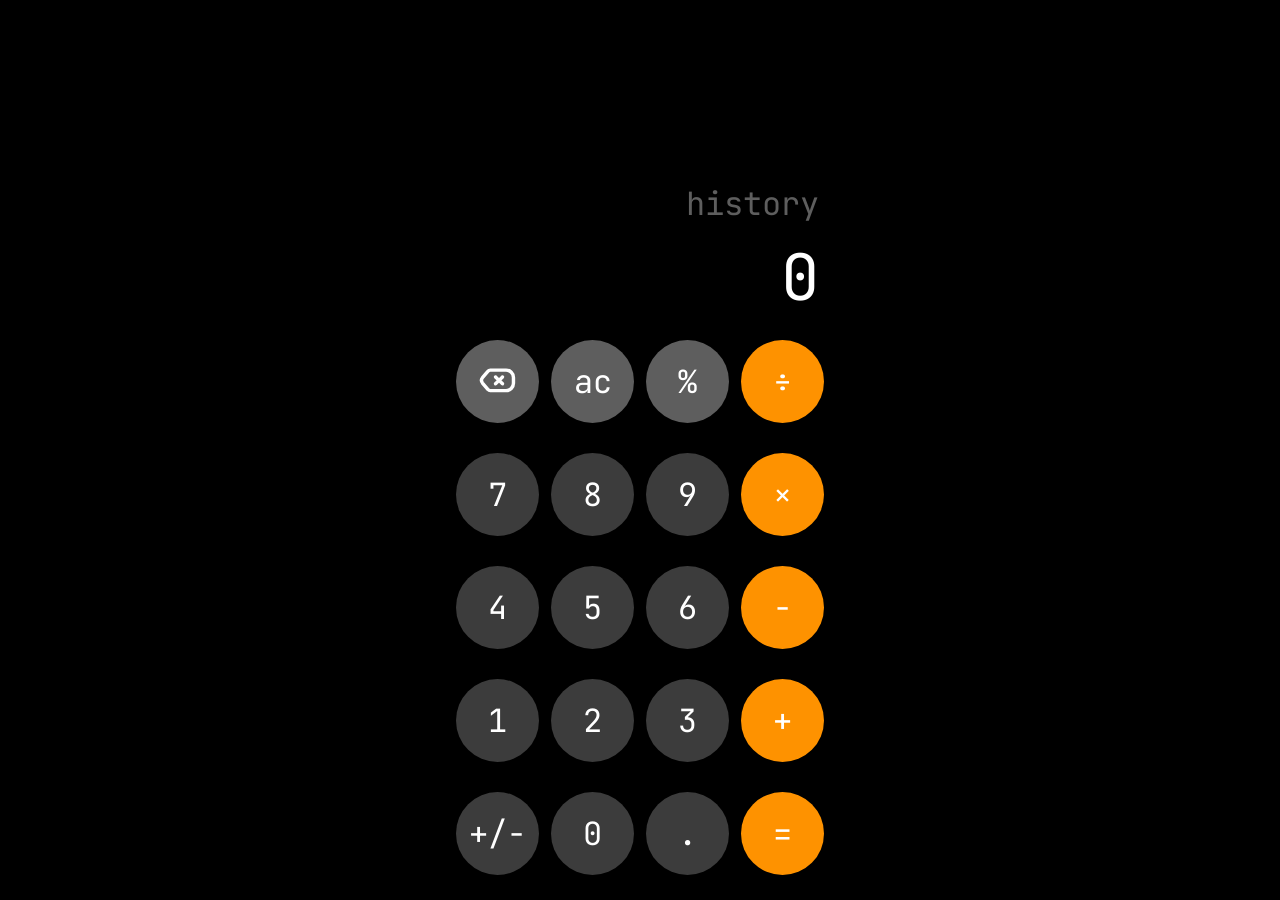
<file: calculator/index.html>
<!DOCTYPE html>
<html lang="en">
<head>
    <meta charset="UTF-8">
    <meta name="viewport" content="width=device-width, initial-scale=1.0">
    <title>Calculator</title>
    <link rel="stylesheet" href="style.css">
    
</head>
<body>
    <div class="page">
        <div class="result">
            <span class="history">history</span>
            <span class="current-total">0</span>
        </div>
        <div>
            <button class="btn backspace-btn">
                <img src="assets/backspace.svg" alt="backspace-svg">
            </button>
        </div>
        <div>
            <button class="btn ac-btn">ac</button>
        </div>
        <div>
            <button class="btn sign percent-btn">%</button>
        </div>
        <div>
            <button class="btn sign div-btn">÷</button>
        </div>
        <div>
            <button class="btn number seven-btn">7</button>
        </div>
        <div>
            <button class="btn number eight-btn">8</button>
        </div>
        <div>
            <button class="btn number nine-btn">9</button>
        </div>
        <div>
            <button class="btn sign mult-btn">×</button>
        </div>
        <div>
            <button class="btn number four-btn">4</button>
        </div>
        <div>
            <button class="btn number five-btn">5</button>
        </div>
        <div>
            <button class="btn number six-btn">6</button>
        </div>
        <div>
            <button class="btn sign sub-btn">-</button>
        </div>
        <div>
            <button class="btn number one-btn">1</button>
        </div>
        <div>
            <button class="btn number two-btn">2</button>
        </div>
        <div>
            <button class="btn number three-btn">3</button>
        </div>
        <div>
            <button class="btn sign add-btn">+</button>
        </div>
        <div>
            <button class="btn plus-minus-btn">+/-</button>
        </div>
        <div>
            <button class="btn number zero-btn">0</button>
        </div>
        <div>
            <button class="btn coma-btn">.</button>
        </div>
        <div>
            <button class="btn eq-btn">=</button>
        </div>
    </div>
    <script src="scripts.js"></script>
</body>
</html>
</file>
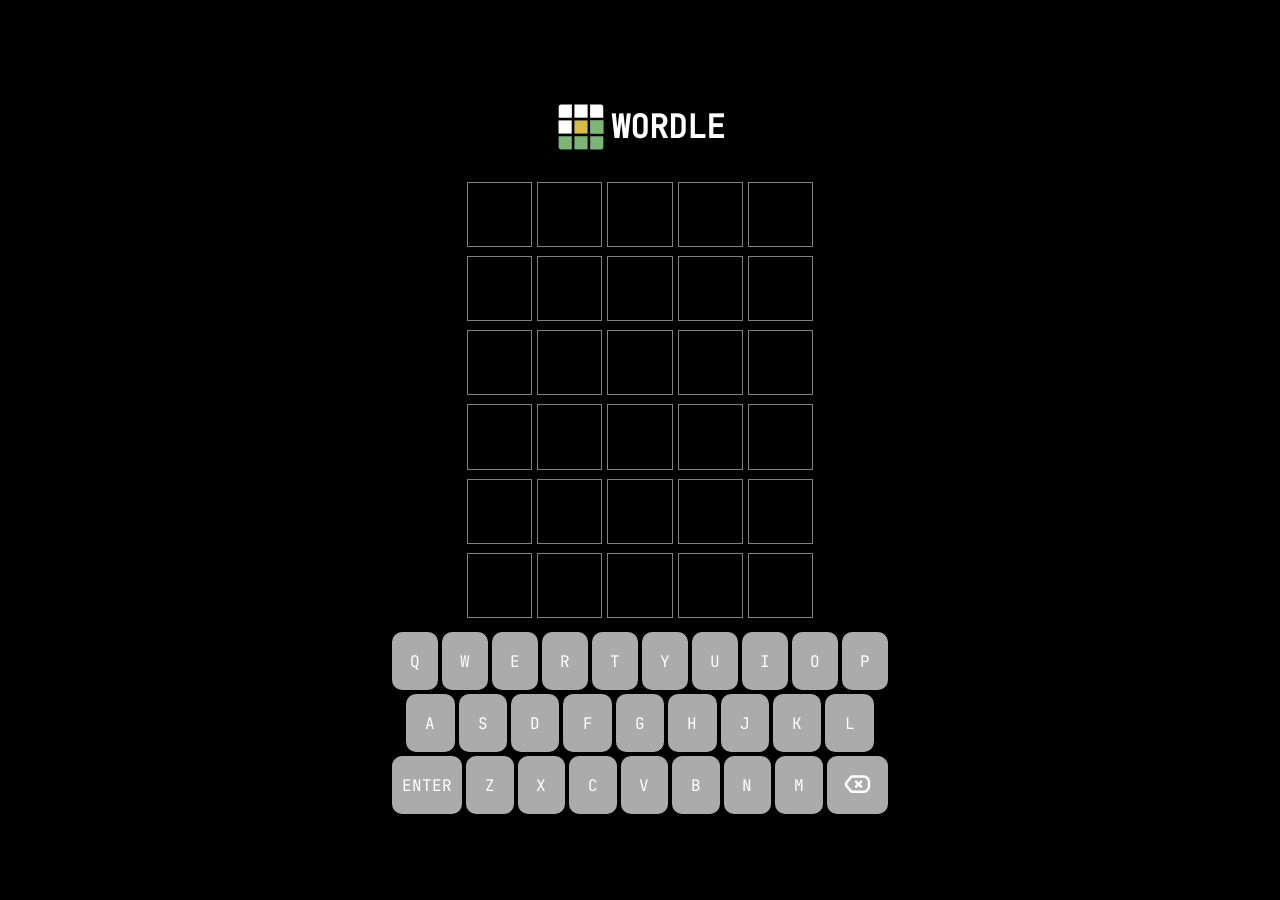
<file: wordle/index.html>
<!DOCTYPE html>
<html lang="en">
<head>
    <meta charset="UTF-8">
    <meta name="viewport" content="width=device-width, initial-scale=1.0">
    <title>Document</title>
    <link rel="stylesheet" href="wordle.css">
</head>
<body>
    <div class="page">
        <div class="logo-section">
            <img src="assets/Wordle_Logo2.svg" class="wordle-logo">
            <h1 class="wordle-name">WORDLE</h1>
        </div>
        <div class="guess-section">
            <div class="guess-row">
                <div class="tile 1-1"></div>
                <div class="tile 1-2"></div>
                <div class="tile 1-3"></div>
                <div class="tile 1-4"></div>
                <div class="tile 1-5"></div>
            </div>
            <div class="guess-row">
                <div class="tile 2-1"></div>
                <div class="tile 2-2"></div>
                <div class="tile 2-3"></div>
                <div class="tile 2-4"></div>
                <div class="tile 2-5"></div>
            </div>
            <div class="guess-row">
                <div class="tile 3-1"></div>
                <div class="tile 3-2"></div>
                <div class="tile 3-3"></div>
                <div class="tile 3-4"></div>
                <div class="tile 3-5"></div>
            </div>
            <div class="guess-row">
                <div class="tile 4-1"></div>
                <div class="tile 4-2"></div>
                <div class="tile 4-3"></div>
                <div class="tile 4-4"></div>
                <div class="tile 4-5"></div>
            </div>
            <div class="guess-row">
                <div class="tile 5-1"></div>
                <div class="tile 5-2"></div>
                <div class="tile 5-3"></div>
                <div class="tile 5-4"></div>
                <div class="tile 5-5"></div>
            </div>
            <div class="guess-row">
                <div class="tile 6-1"></div>
                <div class="tile 6-2"></div>
                <div class="tile 6-3"></div>
                <div class="tile 6-4"></div>
                <div class="tile 6-5"></div>
            </div>
        </div>
        <div class="keyboard-section">
            <div class="keyboard-row">
                <button class="keyboard-button">Q</button>
                <button class="keyboard-button">W</button>
                <button class="keyboard-button">E</button>
                <button class="keyboard-button">R</button>
                <button class="keyboard-button">T</button>
                <button class="keyboard-button">Y</button>
                <button class="keyboard-button">U</button>
                <button class="keyboard-button">I</button>
                <button class="keyboard-button">O</button>
                <button class="keyboard-button">P</button>
            </div>
            <div class="keyboard-row">
                <div class="spacer"></div>
                <button class="keyboard-button">A</button>
                <button class="keyboard-button">S</button>
                <button class="keyboard-button">D</button>
                <button class="keyboard-button">F</button>
                <button class="keyboard-button">G</button>
                <button class="keyboard-button">H</button>
                <button class="keyboard-button">J</button>
                <button class="keyboard-button">K</button>
                <button class="keyboard-button">L</button>
                <div class="spacer"></div>
            </div>
            <div class="keyboard-row">
                <button class="keyboard-button special-key">ENTER</button>
                <button class="keyboard-button">Z</button>
                <button class="keyboard-button">X</button>
                <button class="keyboard-button">C</button>
                <button class="keyboard-button">V</button>
                <button class="keyboard-button">B</button>
                <button class="keyboard-button">N</button>
                <button class="keyboard-button">M</button>
                <button class="keyboard-button backspace special-key">
                    <img src="assets/backspace.svg" alt="backsapce-logo">
                </button>

            </div>
        </div>
    </div>
    <script src="wordle.js"></script>
</body>
</html>
</file>
<file: calculator/style.css>
@font-face {
    font-family: 'JetBrains Mono';
    src: url('assets/JetBrainsMono-Regular.ttf') format('truetype');
    font-weight: 400;
    font-style: normal;
}

* {
    box-sizing: border-box;
    font-family: 'JetBrains Mono', monospace;
}

html, body{
    background-color: black;
    margin: 0;
    padding: 0;
    overflow: hidden;
    display: flex;
    justify-content: center;
    align-items: center;
    
}

.page{
    width: 100%;
    max-width: 400px;
    height: 100dvh;
    touch-action: none;
    display: grid;
    grid-template-columns: repeat(4, 1fr);
    grid-template-rows: 3fr repeat(5,1fr);
    gap: 12px;
    justify-content: center;
    align-items: center;
    padding: 16px;
    color: white;
}
/* used for displaying results and history */
.result{
    grid-column: span 4;
    width: 100%;
    height: 100%;
    padding: 5px;
    display: flex;
    flex-direction: column;
    align-items: flex-end;
    justify-content: flex-end;
    padding-bottom: 0;
}

.history{
    font-size: 2rem;
    color:#5E5E5E;
    margin-bottom: 10px;
}

.current-total{
    font-size: 4rem;
    font-weight: 300;
}



.backspace-btn{
    display: flex;
    justify-content: center;
    align-items: center;
    width: 100%;
    height: 100%;
}

.btn img{
    width: 80%;
    height: auto;
    filter: invert(1) brightness(2);
    pointer-events: none;
}

.btn{
    background-color: #3c3c3c;
    border: none;
    border-radius: 50%;
    width: 100%;
    aspect-ratio: 1;
    font-size: 2rem;
    display: flex;
    justify-content: center;
    align-items: center;
    color: white;
    transform: scale(1);
    filter: brightness(1);
    transition: transform 0.5s cubic-bezier(0.175, 0.885, 0.34, 1.65), filter 0.4s ease-out;
    user-select: none;
    -moz-user-select: none; 
    -webkit-user-select: none;
    -ms-user-select: none; 
}

@media (hover: hover){
    .btn:hover{
        transform: scale(1.22);
        filter: brightness(1.75);
    }
    
}

.btn:active{
    transform: scale(1.22);
    filter: brightness(1.5);
}

.page > div:nth-child(4n + 1) .btn {
    background-color: #FE9200;
}

.page > div:nth-child(4n + 1) .btn:hover {
    filter: brightness(1.25);
}

.page > div:nth-child(4n + 1) .btn:active{
    filter: brightness(1.25);
}

.page > div:nth-child(n+2):nth-child(-n+4) .btn {
    background-color: #5E5E5E;
}

.page > div:nth-child(n+2):nth-child(-n+4) .btn:hover {
    filter: brightness(1.25);
}

.page > div:nth-child(n+2):nth-child(-n+4) .btn:active {
    filter: brightness(1.25);
}
</file>
<file: wordle/wordle.css>
@font-face {
    font-family: 'JetBrains Mono';
    src: url('assets/JetBrainsMono-Regular.ttf') format('truetype');
    font-weight: 400;
    font-style: normal;
}

* {
    box-sizing: border-box;
    font-family: 'JetBrains Mono', monospace;
}

html, body{
    background-color: black;
    margin: 0;
    padding: 0;
}

.page{
    display: flex;
    justify-content: safe center;
    align-items: center;
    flex-direction: column;
    color:white;
    height: 100dvh;
}

.logo-section{
    display: flex;
    flex-shrink: 0;
}

.wordle-logo{
    width: 50px;
    aspect-ratio: 1;
    margin-right: 5px;
}
.guess-section{
    display: flex;
    flex-direction: column;
    gap: 5px;
    padding: 10px;
    width: min(80%, 40dvh);
    padding: 10px 5px;
    aspect-ratio: 5/6;
}

.guess-row{
    display: grid;
    grid-template-columns: repeat(5, 1fr);
    grid-gap: 5px;
    margin: 2px;
}

.tile{
    font-size: 2rem;
    display: flex;
    border: 1px solid grey;
    justify-content: center;
    align-items: center;
    width: 100%;
    aspect-ratio: 1;
}

.keyboard-section{
    display: grid;
    grid-template-rows: repeat(3, auto) ;
    max-width: 500px;
    width: 100%;
    margin: 0 auto;
}
.keyboard-row{
    display: flex;
    width: 100%;
    margin: 0;
    justify-content: center;
}
.backspace{
    justify-content: center;
    align-items: center;
    display: flex;
    padding: 0;
}

.backspace img{
    pointer-events: none;
    width: 100%;
    filter: invert(1);
}

.keyboard-button{
    color: white;
    margin: 2px;
    flex: 1;
    height: 58px;
    padding: 10px;
    background-color: #ababab;
    font-size: 1rem;
    border:none;
    border-radius: 10px;
}

.spacer{
    flex: 0.5;
}


.special-key{
    flex: 1.5;
}

.incorrect{
    background-color: #282828;
    border: none;
}

.present {
    background-color: #DABC45;
    border: none;
}

.correct {
    background-color: #7BB677;
    border: none;
}
</file>
